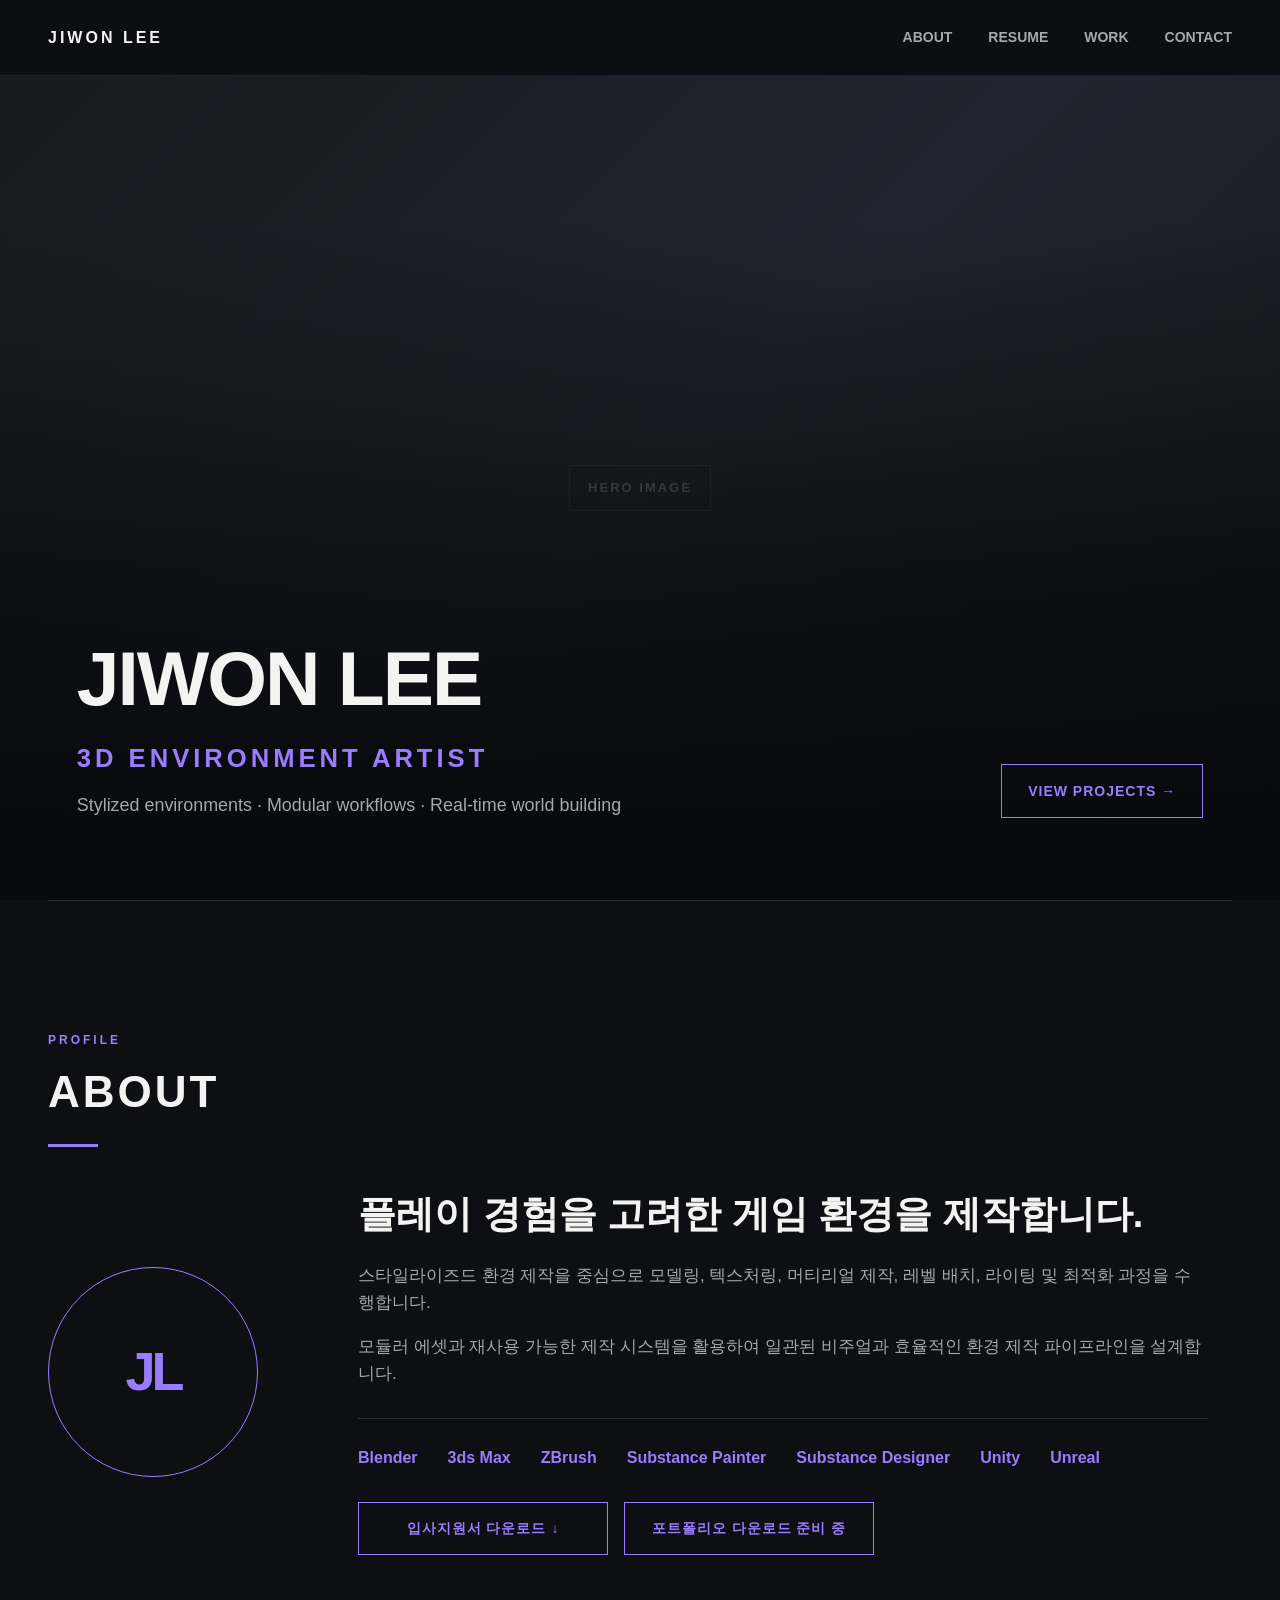
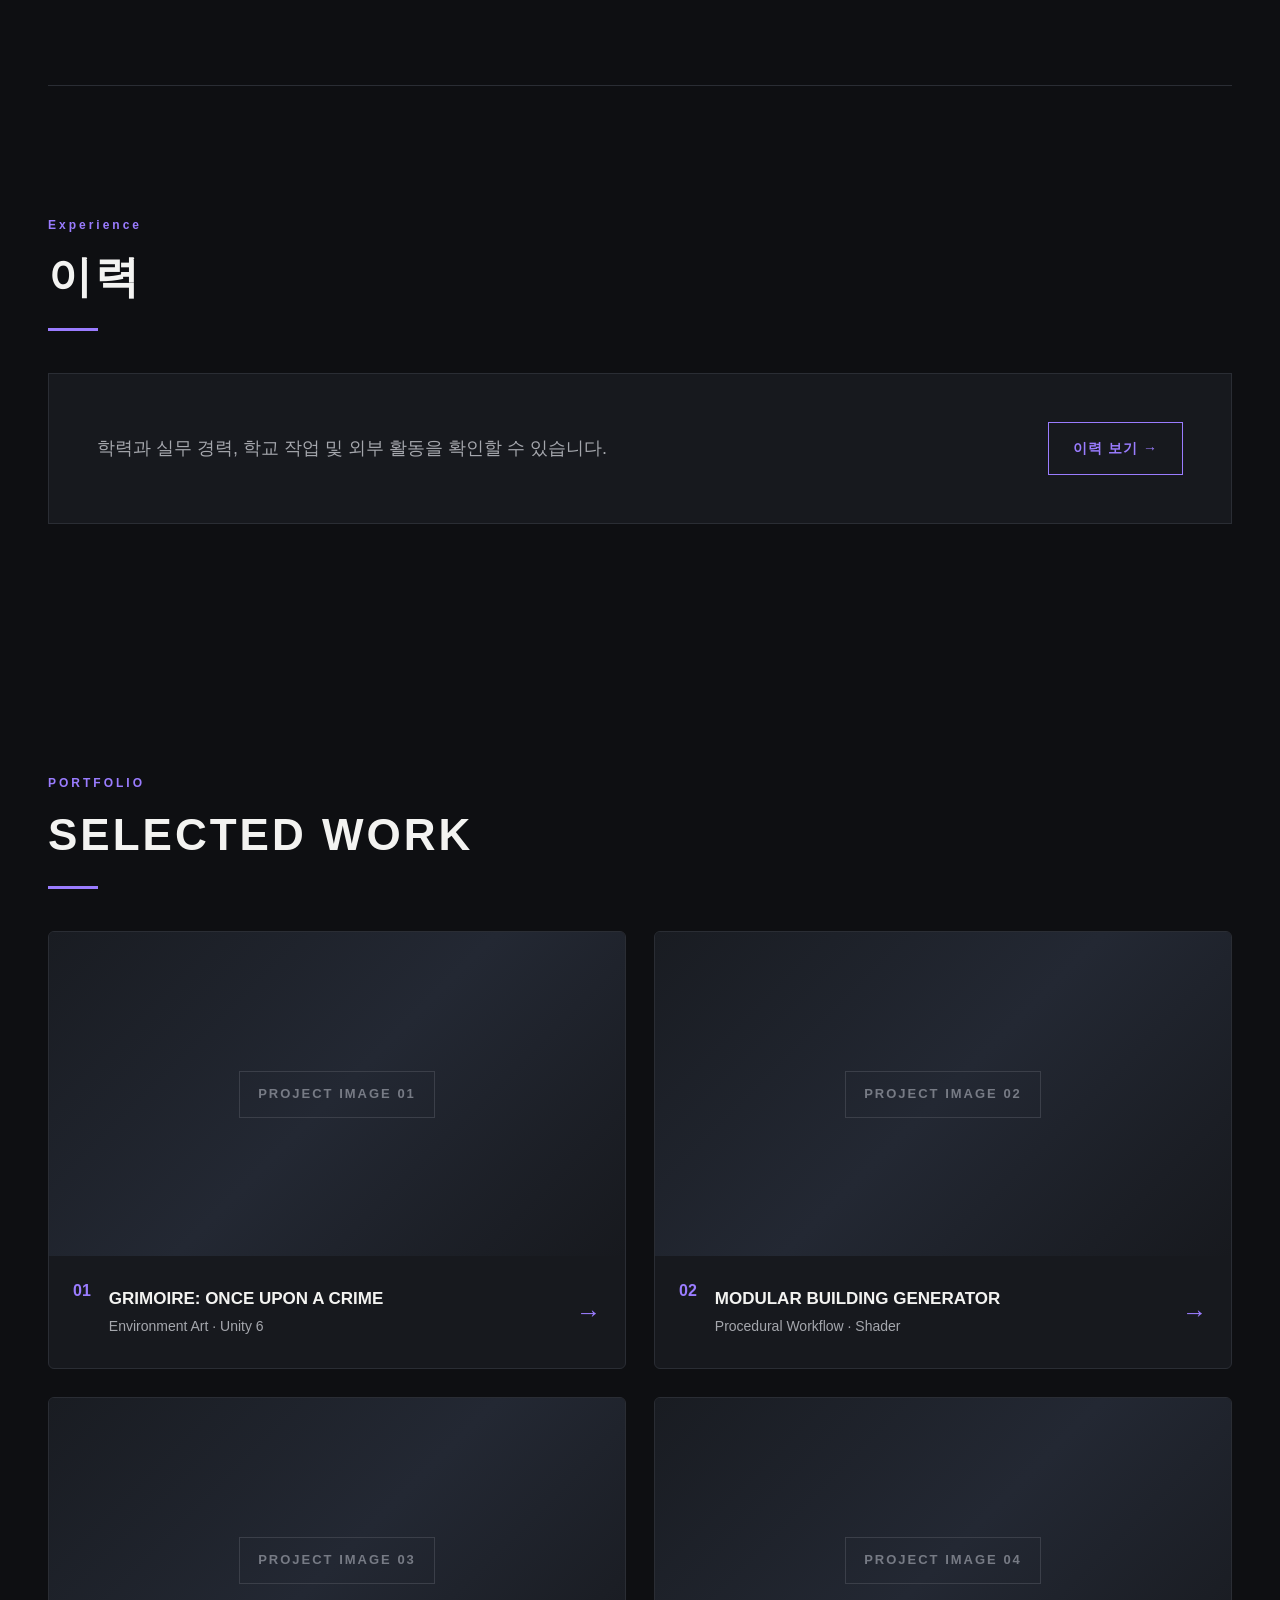
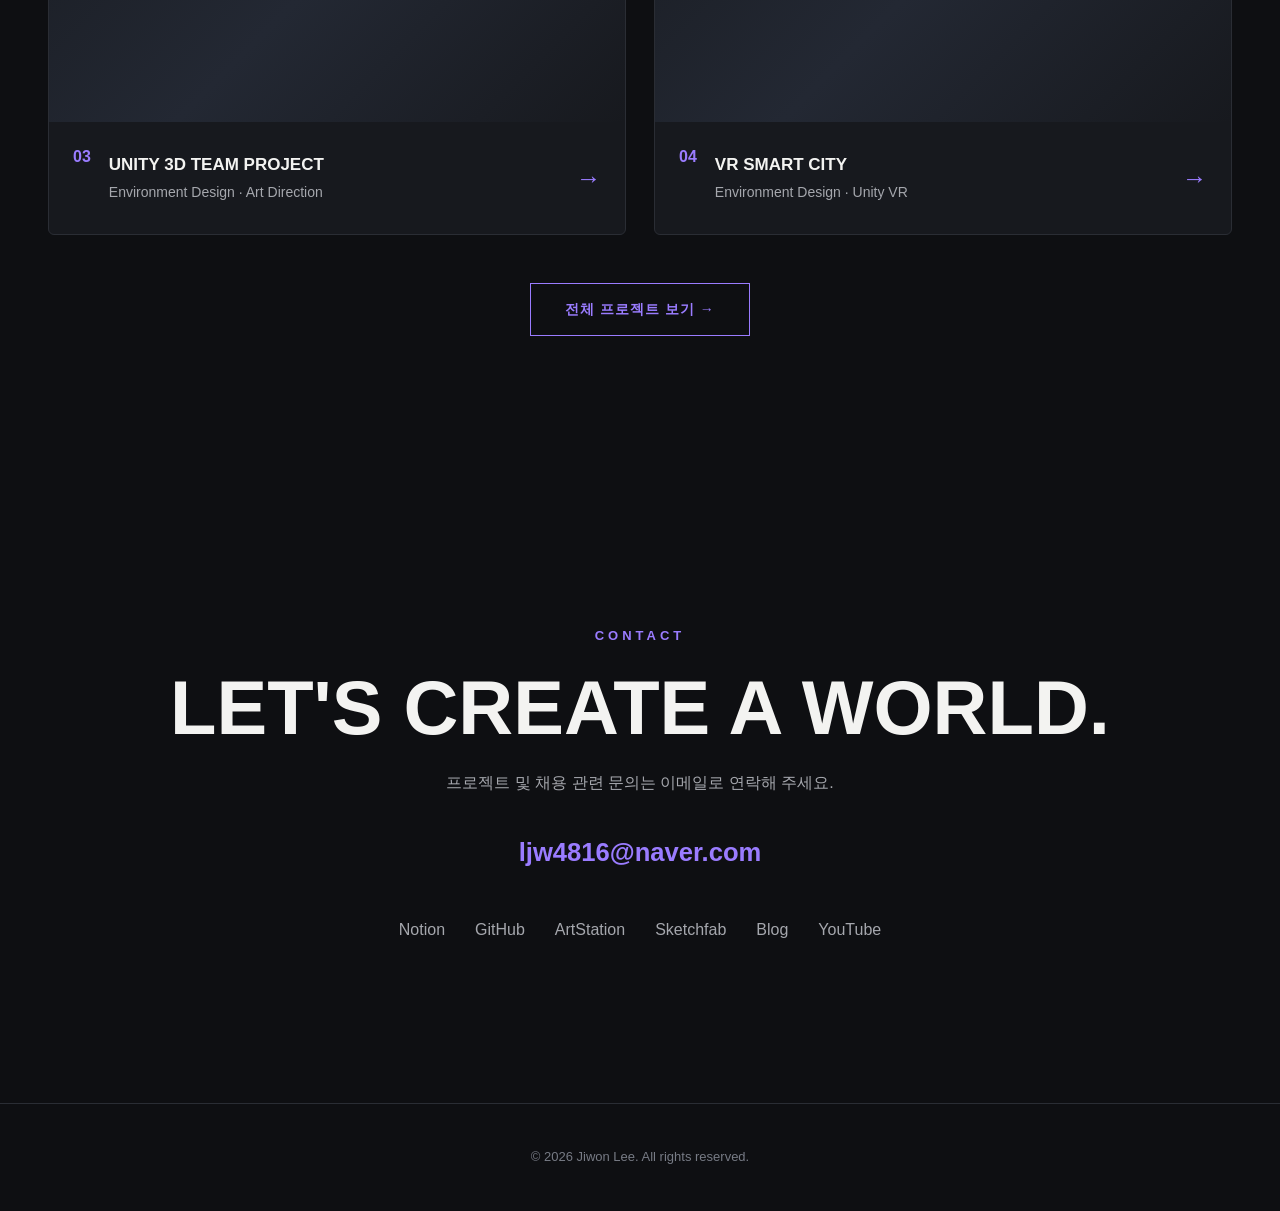
<file: index.html>
<!DOCTYPE html>
<html lang="ko">
<head>
    <meta charset="UTF-8">
    <meta name="viewport" content="width=device-width, initial-scale=1.0">

    <title>Jiwon Lee | 3D Environment Artist</title>

    <link rel="stylesheet" href="style.css">
</head>

<body>

<header class="site-header">
    <a class="logo" href="#home">JIWON LEE</a>

    <nav>
        <a href="#about">About</a>
        <a href="#resume">Resume</a>
        <a href="#projects">Work</a>
        <a href="#contact">Contact</a>
    </nav>
</header>

<main>

    <!-- 대표 영역 -->
    <section id="home" class="hero">

        <div class="hero-image placeholder-image">
            <span>HERO IMAGE</span>
        </div>

        <div class="hero-overlay"></div>

        <div class="hero-content">
            <p class="hero-name">JIWON LEE</p>

            <h1>3D ENVIRONMENT ARTIST</h1>

            <p class="hero-description">
                Stylized environments · Modular workflows · Real-time world building
            </p>
        </div>

        <a class="hero-button" href="#projects">
            VIEW PROJECTS →
        </a>

    </section>

    <!-- 소개 -->
    <section id="about" class="about section">

        <div class="section-heading">
            <p>PROFILE</p>
            <h2>ABOUT</h2>
        </div>

        <div class="about-content">

            <div class="about-symbol">
                JL
            </div>

            <div class="about-text">
                <h3>플레이 경험을 고려한 게임 환경을 제작합니다.</h3>

                <p>
                    스타일라이즈드 환경 제작을 중심으로 모델링, 텍스처링,
                    머티리얼 제작, 레벨 배치, 라이팅 및 최적화 과정을 수행합니다.
                </p>

                <p>
                    모듈러 에셋과 재사용 가능한 제작 시스템을 활용하여
                    일관된 비주얼과 효율적인 환경 제작 파이프라인을 설계합니다.
                </p>

                <ul class="skill-list">
                    <li>Blender</li>
                    <li>3ds Max</li>
                    <li>ZBrush</li>
                    <li>Substance Painter</li>
                    <li>Substance Designer</li>
                    <li>Unity</li>
                    <li>Unreal</li>
                </ul>

               <div class="document-downloads">

    <a
        class="outline-button"
        href="documents/이지원_게임배경모델러_입사지원서.pdf"
        download
    >
        입사지원서 다운로드 ↓
    </a>

    <span class="outline-button document-download-disabled">
        포트폴리오 다운로드 준비 중
    </span>

</div>
            </div>

        </div>
    </section>


     <!-- 이력 -->
    <section id="resume" class="resume section">
    
        <div class="section-heading">
            <p>Experience</p>
            <h2>이력</h2>
        </div>
    
        <div class="resume-box">
    
            <p>
                학력과 실무 경력, 학교 작업 및 외부 활동을 확인할 수 있습니다.
            </p>
    
            <a class="outline-button" href="resume.html">
                이력 보기 →
            </a>
    
        </div>
    
    </section>

    <!-- 대표 프로젝트 -->
<section id="projects" class="projects section">

    <div class="section-heading">
        <p>PORTFOLIO</p>
        <h2>SELECTED WORK</h2>
    </div>

    <!-- 대표 프로젝트가 자동으로 들어가는 영역 -->
    <div
        class="project-grid"
        data-project-list="featured"
    ></div>

    <!-- 전체 프로젝트 페이지 이동 버튼 -->
    <div class="project-list-action">

        <a
            class="outline-button"
            href="work.html"
        >
            전체 프로젝트 보기 →
        </a>

    </div>

</section>


    <!-- 연락처 -->
    <section id="contact" class="contact section">

        <p class="contact-label">CONTACT</p>

        <h2>LET'S CREATE A WORLD.</h2>

        <p>
            프로젝트 및 채용 관련 문의는 이메일로 연락해 주세요.
        </p>

        <a
    class="email-link"
    href="mailto:ljw4816@naver.com"
>
    ljw4816@naver.com
</a>

       <div class="social-links">

    <a
        href="https://leejiwon.notion.site/3b110d86fdd580a982d1da7cafaaef46?v=3b110d86fdd58021b322000c36af272a&source=copy_link"
        target="_blank"
        rel="noopener noreferrer"
    >
        Notion
    </a>

    <a
        href="https://github.com/JiwonEnv"
        target="_blank"
        rel="noopener noreferrer"
    >
        GitHub
    </a>

    <a
        href="https://www.artstation.com/leejiwon_karts"
        target="_blank"
        rel="noopener noreferrer"
    >
        ArtStation
    </a>

    <a
        href="https://sketchfab.com/leejiwon"
        target="_blank"
        rel="noopener noreferrer"
    >
        Sketchfab
    </a>

    <a
        href="https://blog.naver.com/ljw4816"
        target="_blank"
        rel="noopener noreferrer"
    >
        Blog
    </a>

    <a
        href="https://www.youtube.com/@GameEnv_Jiwon"
        target="_blank"
        rel="noopener noreferrer"
    >
        YouTube
    </a>

</div>

    </section>

</main>


<footer>
    <p>© 2026 Jiwon Lee. All rights reserved.</p>
</footer>

<script src="projects-data.js"></script>
<script src="projects.js"></script>

</body>
</html>
</file>
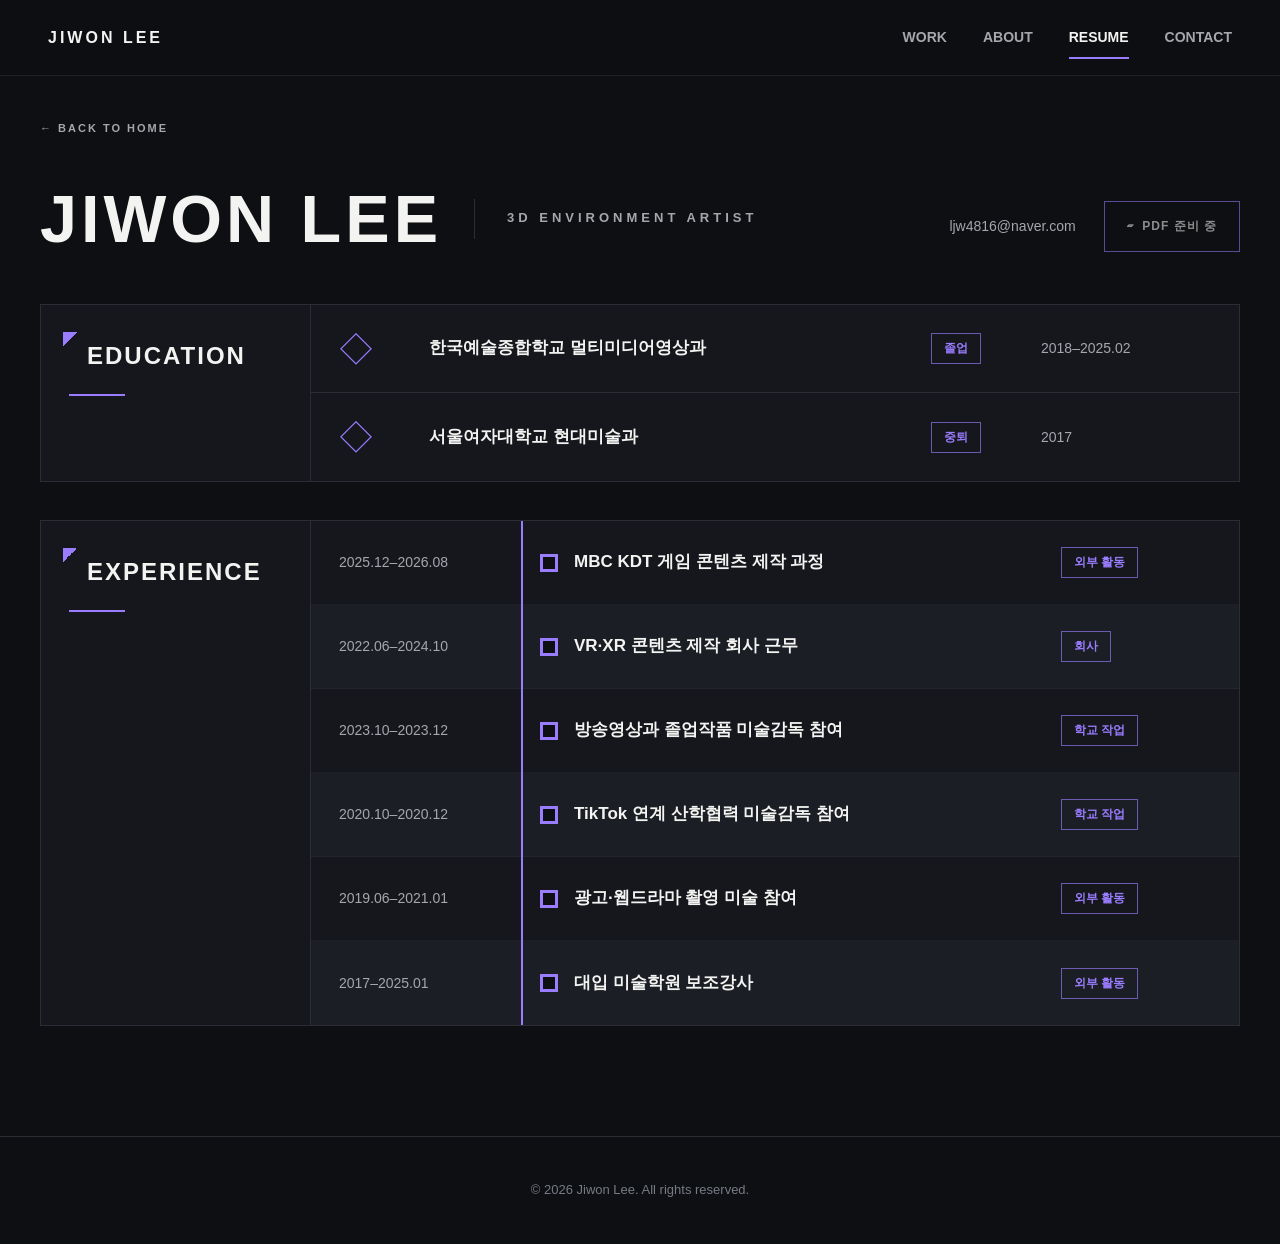
<file: resume.html>
<!DOCTYPE html>
<html lang="ko">

<head>
    <meta charset="UTF-8">
    <meta name="viewport" content="width=device-width, initial-scale=1.0">

    <title>Resume | Jiwon Lee</title>

    <link rel="stylesheet" href="style.css">
    <link rel="stylesheet" href="projects/resume.css">
</head>

<body class="resume-page">

    <header class="site-header">
        <a class="logo" href="index.html">JIWON LEE</a>

        <nav>
            <a href="index.html#projects">Work</a>
            <a href="index.html#about">About</a>
            <a class="active" href="resume.html">Resume</a>
            <a href="index.html#contact">Contact</a>
        </nav>
    </header>


    <main class="resume-main">

        <!-- 상단 프로필 -->
        <section class="resume-hero">

            <a class="resume-back-link" href="index.html">
                ← BACK TO HOME
            </a>

            <div class="resume-identity">
                <h1>JIWON LEE</h1>

                <i></i>

                <p>3D ENVIRONMENT ARTIST</p>
            </div>

            <div class="resume-actions">

                <a href="mailto:ljw4816@naver.com">
                    ljw4816@naver.com
                </a>

                <span>
                    ▱&nbsp; PDF 준비 중
                </span>

            </div>

        </section>


        <!-- 학력 -->
        <section class="info-section">

            <header class="info-title">
                <b></b>
                <h2>EDUCATION</h2>
            </header>

            <div class="education-list">

                <article class="education-row">

                    <span class="edu-icon">◇</span>

                    <h3>
                        한국예술종합학교 멀티미디어영상과
                    </h3>

                    <em>졸업</em>

                    <time>2018–2025.02</time>

                </article>


                <article class="education-row">

                    <span class="edu-icon">◇</span>

                    <h3>
                        서울여자대학교 현대미술과
                    </h3>

                    <em>중퇴</em>

                    <time>2017</time>

                </article>

            </div>

        </section>


        <!-- 경력 -->
        <section class="info-section">

            <header class="info-title">
                <b></b>
                <h2>EXPERIENCE</h2>
            </header>

            <div class="timeline-list">

                <article class="timeline-row">

                    <time>2025.12–2026.08</time>

                    <i></i>

                    <h3>
                        MBC KDT 게임 콘텐츠 제작 과정
                    </h3>

                    <em>외부 활동</em>

                </article>


                <article class="timeline-row">

                    <time>2022.06–2024.10</time>

                    <i></i>

                    <h3>
                        VR·XR 콘텐츠 제작 회사 근무
                    </h3>

                    <em>회사</em>

                </article>


                <article class="timeline-row">

                    <time>2023.10–2023.12</time>

                    <i></i>

                    <h3>
                        방송영상과 졸업작품 미술감독 참여
                    </h3>

                    <em>학교 작업</em>

                </article>


                <article class="timeline-row">

                    <time>2020.10–2020.12</time>

                    <i></i>

                    <h3>
                        TikTok 연계 산학협력 미술감독 참여
                    </h3>

                    <em>학교 작업</em>

                </article>


                <article class="timeline-row">

                    <time>2019.06–2021.01</time>

                    <i></i>

                    <h3>
                        광고·웹드라마 촬영 미술 참여
                    </h3>

                    <em>외부 활동</em>

                </article>


                <article class="timeline-row">

                    <time>2017–2025.01</time>

                    <i></i>

                    <h3>
                        대입 미술학원 보조강사
                    </h3>

                    <em>외부 활동</em>

                </article>

            </div>

        </section>

    </main>


    <footer>
        <p>© 2026 Jiwon Lee. All rights reserved.</p>
    </footer>

</body>

</html>
</file>
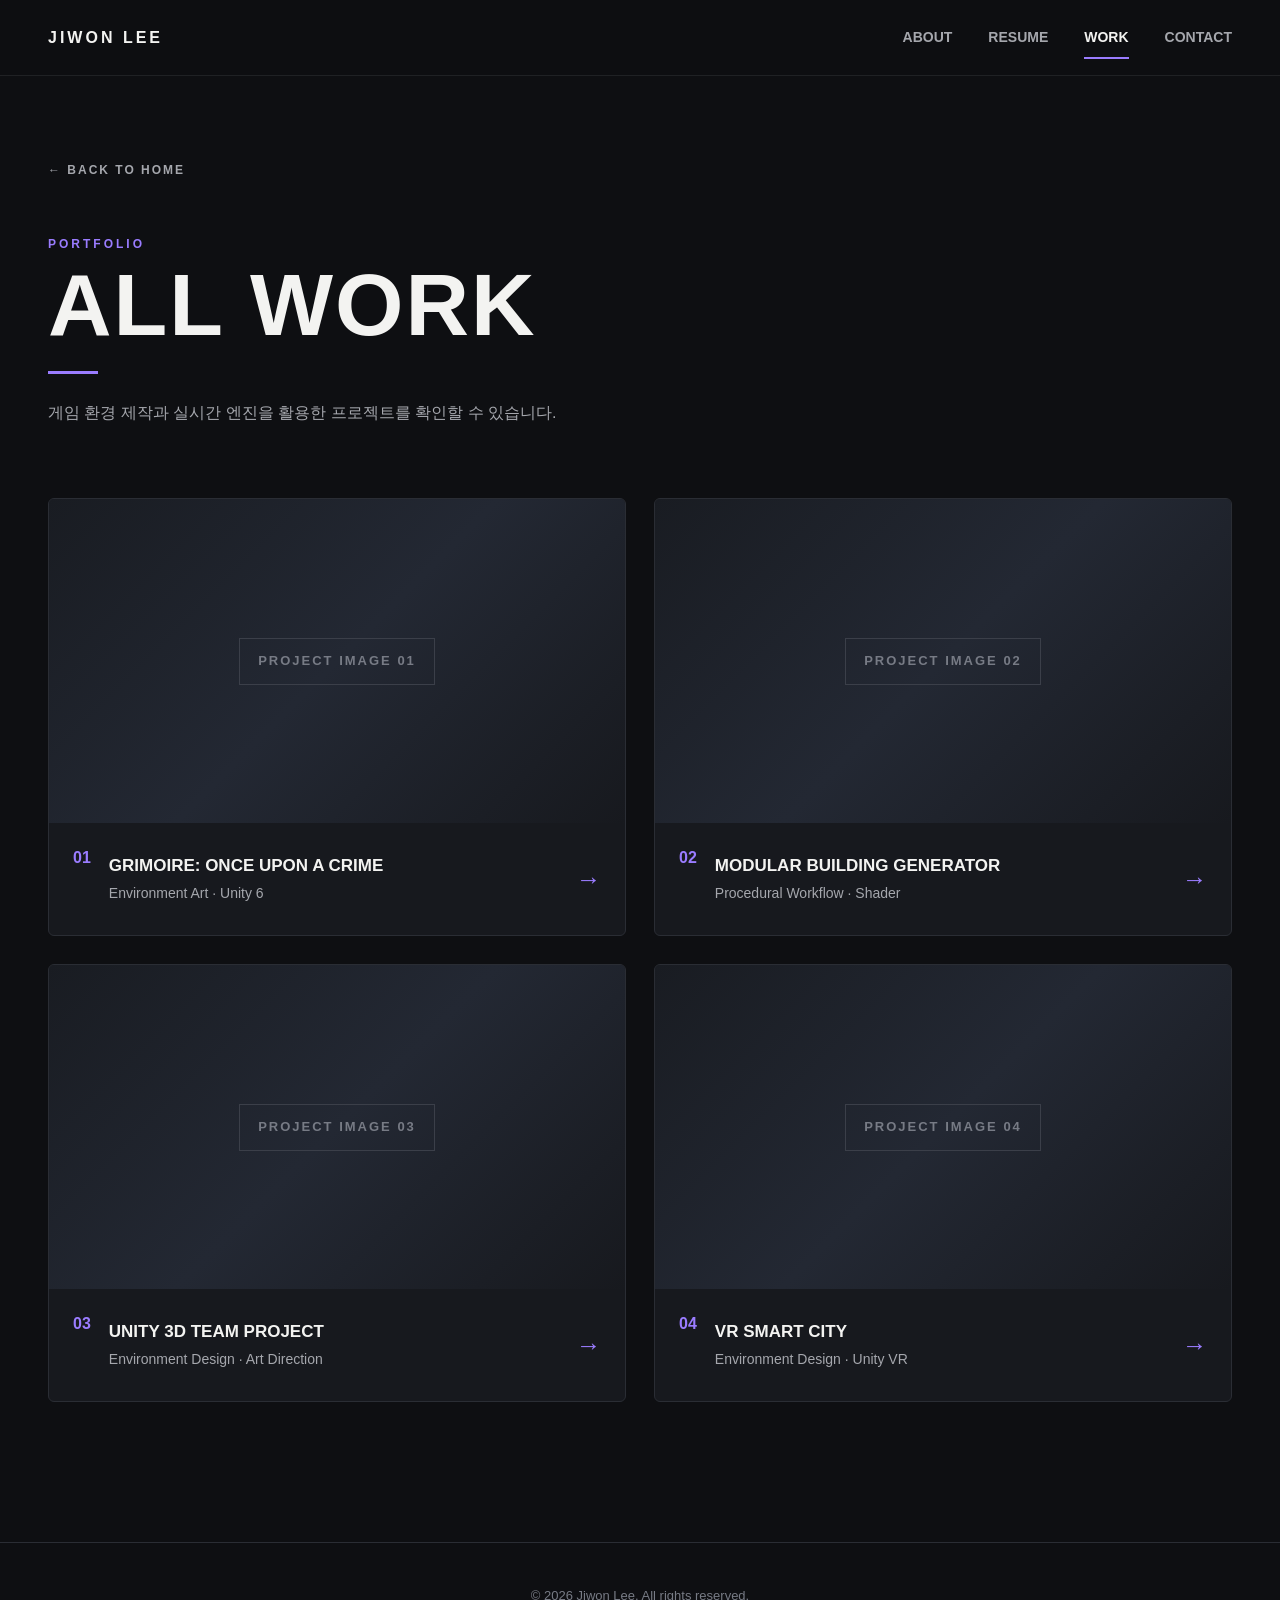
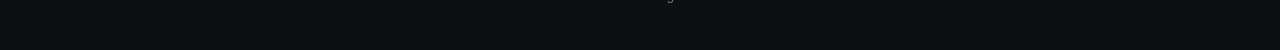
<file: work.html>
<!DOCTYPE html>
<html lang="ko">

<head>
    <meta charset="UTF-8">

    <meta
        name="viewport"
        content="width=device-width, initial-scale=1.0"
    >

    <title>All Work | Jiwon Lee</title>

    <link rel="stylesheet" href="style.css">
</head>


<body class="work-page">

    <!-- 상단 메뉴 -->
    <header class="site-header">

        <a class="logo" href="index.html">
            JIWON LEE
        </a>

        <nav>
            <a href="index.html#about">About</a>
            <a href="index.html#resume">Resume</a>
            <a class="active" href="work.html">Work</a>
            <a href="index.html#contact">Contact</a>
        </nav>

    </header>


    <main class="work-main">

        <!-- 전체 프로젝트 상단 -->
        <section class="work-header">

            <a
                class="work-back-link"
                href="index.html#projects"
            >
                ← BACK TO HOME
            </a>

            <div class="section-heading">
                <p>PORTFOLIO</p>
                <h1>ALL WORK</h1>
            </div>

            <p class="work-description">
                게임 환경 제작과 실시간 엔진을 활용한
                프로젝트를 확인할 수 있습니다.
            </p>

        </section>


        <!-- 전체 프로젝트 목록 -->
        <section class="all-projects">

            <div
                class="project-grid"
                data-project-list="all"
            ></div>

        </section>

    </main>


    <footer>
        <p>© 2026 Jiwon Lee. All rights reserved.</p>
    </footer>


    <!-- 프로젝트 데이터와 자동 생성 기능 -->
    <script src="projects-data.js"></script>
    <script src="projects.js"></script>

</body>

</html>
</file>
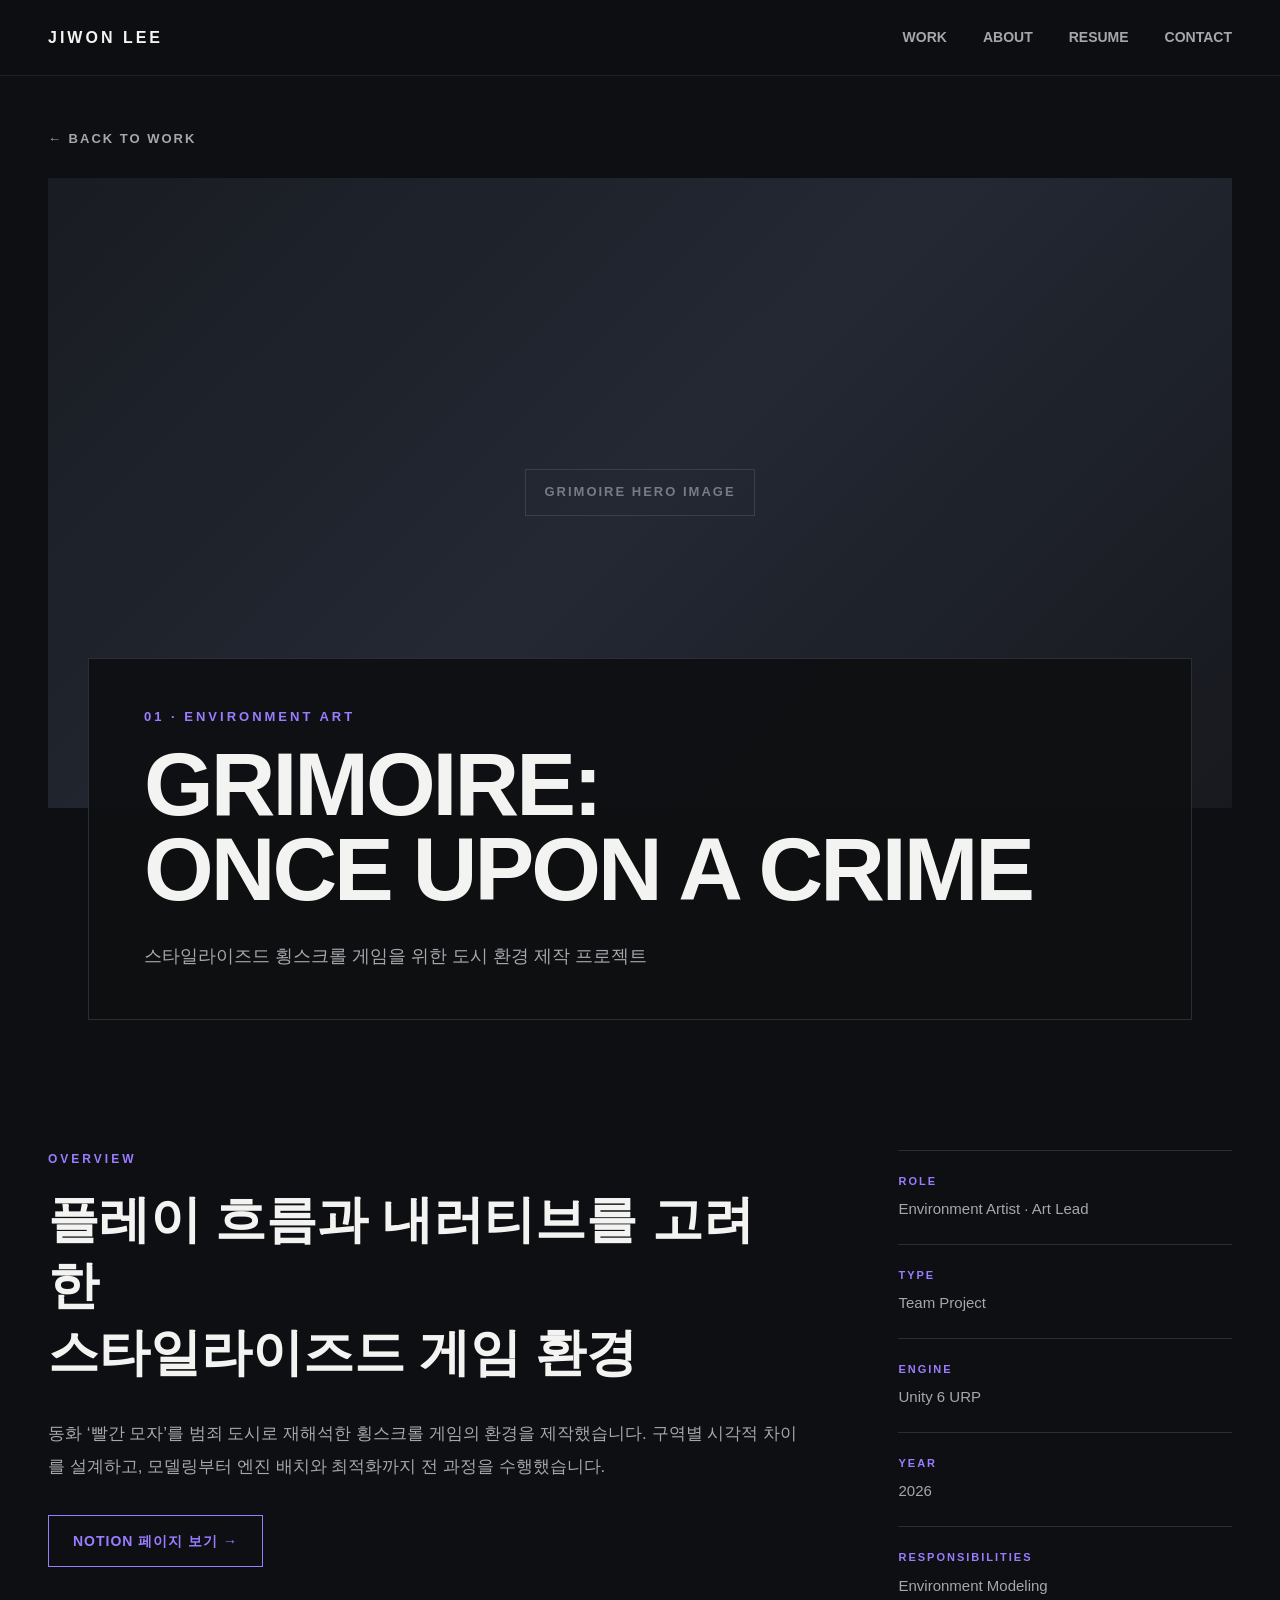
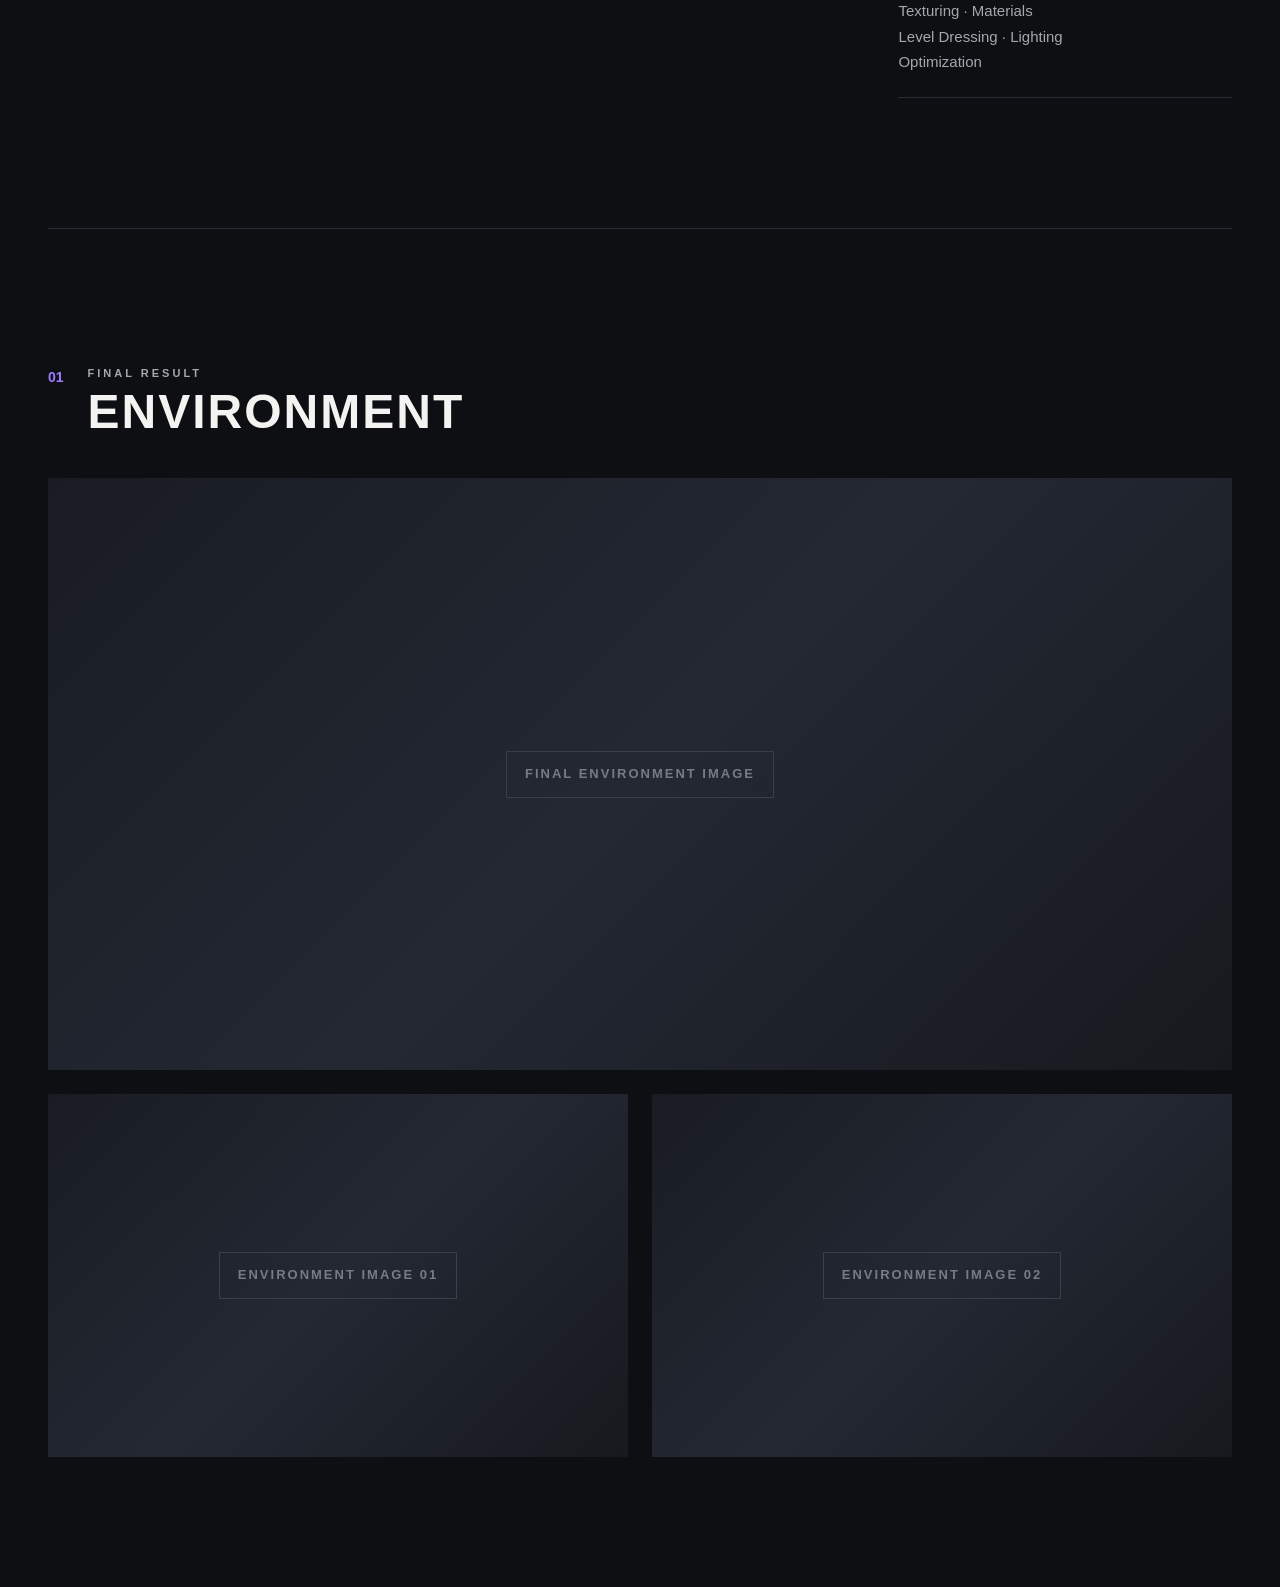
<file: projects/grimoire.html>
<!DOCTYPE html>
<html lang="ko">
<head>
    <meta charset="UTF-8">
    <meta name="viewport" content="width=device-width, initial-scale=1.0">

    <title>Grimoire | Jiwon Lee</title>

    <link rel="stylesheet" href="../style.css">
    <link rel="stylesheet" href="../project.css">
</head>

<body class="project-page">

<header class="site-header">
    <a class="logo" href="../index.html">JIWON LEE</a>

    <nav>
        <a href="../index.html#projects">Work</a>
        <a href="../index.html#about">About</a>
        <a href="../index.html#resume">Resume</a>
        <a href="../index.html#contact">Contact</a>
    </nav>
</header>

<main>

    <!-- 프로젝트 대표 영역 -->
    <section class="project-hero">

        <a class="back-link" href="../index.html#projects">
            ← BACK TO WORK
        </a>

        <div class="project-hero-image placeholder-image">
            <span>GRIMOIRE HERO IMAGE</span>
        </div>

        <div class="project-title">
            <p>01 · ENVIRONMENT ART</p>

            <h1>GRIMOIRE:<br>ONCE UPON A CRIME</h1>

            <p class="project-summary">
                스타일라이즈드 횡스크롤 게임을 위한 도시 환경 제작 프로젝트
            </p>
        </div>

    </section>


    <!-- 기본 정보 -->
    <section class="project-overview project-section">

        <div class="project-introduction">
            <p class="project-label">OVERVIEW</p>

            <h2>
                플레이 흐름과 내러티브를 고려한<br>
                스타일라이즈드 게임 환경
            </h2>

      <p class="project-description">
    동화 ‘빨간 모자’를 범죄 도시로 재해석한 횡스크롤 게임의
    환경을 제작했습니다. 구역별 시각적 차이를 설계하고,
    모델링부터 엔진 배치와 최적화까지 전 과정을 수행했습니다.
</p>

<a
    class="outline-button project-notion-button"
    href="https://app.notion.com/p/leejiwon/Unity-3D-3D-3b110d86fdd580beb48dfb734d112f3a#3ba10d86fdd58067bb8df2f7c8cd4285"
    target="_blank"
    rel="noopener noreferrer"
>
    NOTION 페이지 보기 →
</a>
        </div>

        <dl class="project-meta">
            <div>
                <dt>ROLE</dt>
                <dd>Environment Artist · Art Lead</dd>
            </div>

            <div>
                <dt>TYPE</dt>
                <dd>Team Project</dd>
            </div>

            <div>
                <dt>ENGINE</dt>
                <dd>Unity 6 URP</dd>
            </div>

            <div>
                <dt>YEAR</dt>
                <dd>2026</dd>
            </div>

            <div>
                <dt>RESPONSIBILITIES</dt>
                <dd>
                    Environment Modeling<br>
                    Texturing · Materials<br>
                    Level Dressing · Lighting<br>
                    Optimization
                </dd>
            </div>
        </dl>

    </section>


    <!-- 최종 결과 -->
    <section class="project-section">

        <div class="project-section-heading">
            <p>01</p>

            <div>
                <span>FINAL RESULT</span>
                <h2>ENVIRONMENT</h2>
            </div>
        </div>

        <div class="wide-placeholder placeholder-image">
            <span>FINAL ENVIRONMENT IMAGE</span>
        </div>

        <div class="project-image-grid">
            <div class="placeholder-image">
                <span>ENVIRONMENT IMAGE 01</span>
            </div>

            <div class="placeholder-image">
                <span>ENVIRONMENT IMAGE 02</span>
            </div>
        </div>

    </section
</file>
<file: style.css>
/* ================================
   기본 설정
================================ */

:root {
    --background: #0e0f12;
    --surface: #17191e;
    --surface-light: #1d2026;
    --text-primary: #f3f3f1;
    --text-secondary: #a5a7ad;
    --line: #2a2d34;
    --accent: #9a7cff;
}

* {
    box-sizing: border-box;
}

html {
    scroll-behavior: smooth;
}

body {
    margin: 0;
    background-color: var(--background);
    color: var(--text-primary);
    font-family: "Pretendard", "Noto Sans KR", Arial, sans-serif;
    line-height: 1.6;
}

a {
    color: inherit;
    text-decoration: none;
}

img {
    display: block;
    width: 100%;
}

.section {
    width: min(1400px, calc(100% - 96px));
    margin: 0 auto;
    padding: 130px 0;
}


/* ================================
   상단 메뉴
================================ */

.site-header {
    position: fixed;
    top: 0;
    left: 0;
    z-index: 1000;

    display: flex;
    align-items: center;
    justify-content: space-between;

    width: 100%;
    height: 76px;
    padding: 0 48px;

    background-color: rgba(14, 15, 18, 0.92);
    border-bottom: 1px solid rgba(255, 255, 255, 0.08);
    backdrop-filter: blur(12px);
}

.logo {
    font-size: 16px;
    font-weight: 800;
    letter-spacing: 3px;
}

nav {
    display: flex;
    gap: 36px;
}

nav a {
    position: relative;
    color: var(--text-secondary);
    font-size: 14px;
    font-weight: 600;
    text-transform: uppercase;
    transition: color 0.2s ease;
}

nav a:hover {
    color: var(--text-primary);
}

nav a::after {
    position: absolute;
    bottom: -10px;
    left: 0;

    width: 0;
    height: 2px;

    background-color: var(--accent);
    content: "";
    transition: width 0.2s ease;
}

nav a:hover::after {
    width: 100%;
}


/* ================================
   Hero
================================ */

.hero {
    position: relative;
    display: flex;
    align-items: flex-end;

    min-height: 100vh;
    padding: 150px 6% 80px;
    overflow: hidden;
}

.hero-image {
    position: absolute;
    inset: 76px 0 0;
}

.hero-overlay {
    position: absolute;
    inset: 0;

    background:
        linear-gradient(
            to top,
            rgba(8, 9, 12, 1) 5%,
            rgba(8, 9, 12, 0.72) 38%,
            rgba(8, 9, 12, 0.12) 75%
        );
}

.hero-content {
    position: relative;
    z-index: 2;
    max-width: 850px;
}

.hero-name {
    margin: 0 0 8px;
    font-size: clamp(42px, 6vw, 82px);
    font-weight: 800;
    line-height: 1;
    letter-spacing: -2px;
}

.hero h1 {
    margin: 22px 0 12px;
    color: var(--accent);
    font-size: clamp(18px, 2vw, 28px);
    font-weight: 600;
    letter-spacing: 4px;
}

.hero-description {
    margin: 0;
    color: var(--text-secondary);
    font-size: clamp(15px, 1.4vw, 19px);
}

.hero-button {
    position: absolute;
    right: 6%;
    bottom: 82px;
    z-index: 2;

    padding: 15px 26px;
    color: var(--accent);
    border: 1px solid var(--accent);

    font-size: 14px;
    font-weight: 700;
    letter-spacing: 1px;
    transition:
        color 0.2s ease,
        background-color 0.2s ease;
}

.hero-button:hover {
    color: #101114;
    background-color: var(--accent);
}


/* ================================
   임시 이미지 영역
================================ */

.placeholder-image {
    display: flex;
    align-items: center;
    justify-content: center;

    color: #777b85;
    background:
        linear-gradient(
            135deg,
            #191c22 0%,
            #232833 50%,
            #17191e 100%
        );
}

.placeholder-image span {
    padding: 12px 18px;
    border: 1px solid #3b3f49;

    font-size: 13px;
    font-weight: 700;
    letter-spacing: 2px;
}


/* ================================
   섹션 제목
================================ */

.section-heading {
    margin-bottom: 42px;
}

.section-heading p {
    margin: 0 0 7px;
    color: var(--accent);

    font-size: 12px;
    font-weight: 700;
    letter-spacing: 3px;
}

.section-heading h2 {
    margin: 0;
    font-size: clamp(28px, 4vw, 44px);
    letter-spacing: 3px;
}

.section-heading h2::after {
    display: block;

    width: 50px;
    height: 3px;
    margin-top: 16px;

    background-color: var(--accent);
    content: "";
}


/* ================================
   프로젝트
================================ */

.projects {
    padding-top: 120px;
}

.project-grid {
    display: grid;
    grid-template-columns: repeat(2, minmax(0, 1fr));
    gap: 28px;
}

.project-card {
    overflow: hidden;
    background-color: var(--surface);
    border: 1px solid var(--line);
    border-radius: 6px;

    transition:
        transform 0.25s ease,
        border-color 0.25s ease;
}

.project-card:hover {
    transform: translateY(-6px);
    border-color: var(--accent);
}

.project-image {
    width: 100%;
    aspect-ratio: 16 / 9;
    overflow: hidden;
}

.project-image img {
    width: 100%;
    height: 100%;
    object-fit: cover;

    transition: transform 0.35s ease;
}

.project-card:hover .project-image img {
    transform: scale(1.03);
}

.project-info {
    display: grid;
    grid-template-columns: auto 1fr auto;
    align-items: center;
    gap: 18px;

    min-height: 112px;
    padding: 22px 24px;
}

.project-number {
    align-self: start;
    color: var(--accent);
    font-weight: 800;
}

.project-info h3 {
    margin: 0 0 4px;
    font-size: 17px;
    line-height: 1.4;
}

.project-info p {
    margin: 0;
    color: var(--text-secondary);
    font-size: 14px;
}

.project-arrow {
    color: var(--accent);
    font-size: 25px;
}


/* ================================
   About
================================ */

.about {
    border-top: 1px solid var(--line);
}

.about-content {
    display: grid;
    grid-template-columns: 240px 1fr;
    align-items: center;
    gap: 70px;
}

.about-symbol {
    display: flex;
    align-items: center;
    justify-content: center;

    width: 210px;
    aspect-ratio: 1;
    color: var(--accent);
    border: 1px solid var(--accent);
    border-radius: 50%;

    font-size: 54px;
    font-weight: 800;
    letter-spacing: -4px;
}

.about-text {
    max-width: 850px;
}

.about-text h3 {
    margin: 0 0 22px;
    font-size: clamp(24px, 3vw, 38px);
    line-height: 1.35;
}

.about-text p {
    color: var(--text-secondary);
    font-size: 17px;
}

.skill-list {
    display: flex;
    flex-wrap: wrap;
    gap: 12px 30px;

    margin: 30px 0 0;
    padding: 26px 0 0;
    border-top: 1px solid var(--line);
    list-style: none;
}

.skill-list li {
    color: var(--accent);
    font-weight: 700;
}

.document-downloads {
    display: flex;
    flex-wrap: wrap;
    gap: 16px;
    margin-top: 32px;
}

.document-downloads .outline-button {
    display: inline-flex;
    align-items: center;
    justify-content: center;
    min-width: 250px;
    text-align: center;
}

.document-download-disabled {
    color: var(--text-secondary);
    border-color: var(--line);
    cursor: not-allowed;
}


/* ================================
   Resume
================================ */

.resume {
    border-top: 1px solid var(--line);
}

.resume-box {
    display: flex;
    align-items: center;
    justify-content: space-between;
    gap: 40px;

    padding: 48px;
    background-color: var(--surface);
    border: 1px solid var(--line);
}

.resume-box p {
    margin: 0;
    color: var(--text-secondary);
    font-size: 18px;
}

.outline-button {
    flex-shrink: 0;
    padding: 14px 24px;
    color: var(--accent);
    border: 1px solid var(--accent);

    font-size: 14px;
    font-weight: 700;
    letter-spacing: 1px;
}

.outline-button:hover {
    color: var(--background);
    background-color: var(--accent);
}


/* ================================
   Contact
================================ */

.contact {
    padding-top: 160px;
    padding-bottom: 160px;
    text-align: center;
}

.contact-label {
    margin: 0;
    color: var(--accent);

    font-size: 13px;
    font-weight: 700;
    letter-spacing: 4px;
}

.contact h2 {
    margin: 20px 0;
    font-size: clamp(36px, 6vw, 76px);
    line-height: 1.1;
}

.contact > p:not(.contact-label) {
    color: var(--text-secondary);
}

.email-link {
    display: inline-block;
    margin-top: 20px;

    color: var(--accent);
    font-size: clamp(18px, 2vw, 26px);
    font-weight: 700;
}

.social-links {
    display: flex;
    justify-content: center;
    gap: 30px;

    margin-top: 45px;
}

.social-links a {
    color: var(--text-secondary);
}

.social-links a:hover {
    color: var(--text-primary);
}


/* ================================
   Footer
================================ */

footer {
    padding: 30px 48px;
    color: #777b85;
    border-top: 1px solid var(--line);

    font-size: 13px;
    text-align: center;
}


/* ================================
   태블릿 · 모바일
================================ */

@media (max-width: 900px) {
    .section {
        width: min(100% - 48px, 1400px);
        padding: 90px 0;
    }

    .site-header {
        height: 68px;
        padding: 0 24px;
    }

    nav {
        gap: 20px;
    }

    .hero {
        min-height: 820px;
        padding: 130px 24px 100px;
    }

    .hero-image {
        inset: 68px 0 0;
    }

    .hero-button {
        right: auto;
        bottom: 40px;
        left: 24px;
    }

    .project-grid {
        grid-template-columns: 1fr;
    }

    .about-content {
        grid-template-columns: 1fr;
        gap: 40px;
    }

    .about-symbol {
        width: 150px;
    }

    .resume-box {
        align-items: flex-start;
        flex-direction: column;
    }
}

@media (max-width: 620px) {
    .logo {
        font-size: 13px;
        letter-spacing: 2px;
    }

    nav a {
        display: none;
    }

    nav a:first-child,
    nav a:last-child {
        display: block;
    }

    .hero-name {
        letter-spacing: -1px;
    }

    .hero h1 {
        letter-spacing: 2px;
    }

    .project-info {
        grid-template-columns: auto 1fr;
    }

    .project-arrow {
        display: none;
    }

    .resume-box {
        padding: 30px 24px;
    }

    .document-downloads {
        flex-direction: column;
        gap: 14px;
    }

    .document-downloads .outline-button {
        width: 100%;
    }

    .social-links {
        flex-wrap: wrap;
    }
}

/* ================================
   전체 프로젝트 보기 버튼
================================ */

.project-list-action {
    display: flex;
    justify-content: center;

    margin-top: 48px;
}

.project-list-action .outline-button {
    min-width: 220px;

    text-align: center;
}


/* ================================
   전체 프로젝트 페이지
================================ */

.work-page {
    background-color: var(--background);
}

.work-main {
    width: min(1400px, calc(100% - 96px));
    margin: 0 auto;

    padding: 76px 0 120px;
}

.work-header {
    padding: 80px 0 70px;
}

.work-back-link {
    display: inline-block;

    margin-bottom: 55px;

    color: var(--text-secondary);

    font-size: 12px;
    font-weight: 700;
    letter-spacing: 2px;

    transition: color 0.2s ease;
}

.work-back-link:hover {
    color: var(--accent);
}

.work-header .section-heading {
    margin-bottom: 25px;
}

.work-header .section-heading h1 {
    margin: 0;

    color: var(--text-primary);

    font-size: clamp(42px, 7vw, 88px);
    line-height: 1;
    letter-spacing: 2px;
}

.work-header .section-heading h1::after {
    display: block;

    width: 50px;
    height: 3px;
    margin-top: 22px;

    background-color: var(--accent);

    content: "";
}

.work-description {
    max-width: 620px;
    margin: 0;

    color: var(--text-secondary);

    font-size: 16px;
    line-height: 1.8;
}

.all-projects {
    padding-bottom: 20px;
}


/* ================================
   현재 Work 메뉴 표시
================================ */

.site-header nav a.active {
    color: var(--text-primary);
}

.site-header nav a.active::after {
    width: 100%;
}


/* ================================
   전체 프로젝트 페이지 반응형
================================ */

@media (max-width: 900px) {

    .work-main {
        width: calc(100% - 48px);
    }

    .work-header {
        padding: 65px 0 55px;
    }

}


@media (max-width: 620px) {

    .work-main {
        width: calc(100% - 32px);
        padding-top: 68px;
    }

    .work-header {
        padding: 50px 0;
    }

    .work-back-link {
        margin-bottom: 40px;
    }

    .project-list-action {
        margin-top: 36px;
    }

    .project-list-action .outline-button {
        width: 100%;
    }

}
</file>
<file: projects/resume.css>
/* ================================
   이력서 전용 색상
================================ */

:root {
    --resume-panel: #15171c;
    --resume-panel-alternate: #1b1e24;
}


/* ================================
   기본 페이지
================================ */

.resume-page {
    background-color: var(--background);
}

.resume-main {
    width: min(1400px, calc(100% - 80px));
    margin: 0 auto;
    padding: 76px 0 72px;
}


/* ================================
   현재 메뉴 표시
================================ */

.site-header nav a.active {
    color: var(--text-primary);
}

.site-header nav a.active::after {
    width: 100%;
}


/* ================================
   상단 프로필
================================ */

.resume-hero {
    display: grid;
    grid-template-columns: minmax(0, 1fr) auto;
    align-items: end;
    gap: 48px;

    padding: 44px 0 52px;
}

.resume-back-link {
    grid-column: 1 / -1;

    width: fit-content;

    color: var(--text-secondary);

    font-size: 11px;
    font-weight: 700;
    letter-spacing: 2px;
}

.resume-back-link:hover {
    color: var(--accent);
}

.resume-identity {
    display: flex;
    align-items: center;
    gap: 32px;
}

.resume-identity h1 {
    margin: 0;

    color: var(--text-primary);

    font-size: clamp(42px, 5.2vw, 74px);
    line-height: 1;
    letter-spacing: 4px;
}

.resume-identity i {
    width: 1px;
    height: 40px;

    background-color: var(--line);
}

.resume-identity p {
    margin: 0;

    color: var(--text-secondary);

    font-size: 13px;
    font-style: normal;
    font-weight: 700;
    letter-spacing: 4px;
    white-space: nowrap;
}

.resume-actions {
    display: flex;
    align-items: center;
    gap: 28px;
}

.resume-actions a {
    color: var(--text-secondary);

    font-size: 14px;
}

.resume-actions a:hover {
    color: var(--text-primary);
}

.resume-actions span {
    padding: 15px 22px;

    color: var(--text-primary);
    border: 1px solid var(--accent);

    font-size: 12px;
    font-weight: 700;
    letter-spacing: 1px;

    cursor: default;
    opacity: 0.55;
}


/* ================================
   학력·경력 공통 틀
================================ */

.info-section {
    display: grid;
    grid-template-columns: 270px minmax(0, 1fr);

    margin-bottom: 38px;

    background-color: var(--resume-panel);
    border: 1px solid var(--line);
}

.info-title {
    position: relative;

    padding: 32px 28px;

    border-right: 1px solid var(--line);
}

.info-title b {
    position: absolute;
    top: 27px;
    left: 22px;

    width: 14px;
    height: 14px;

    background:
        linear-gradient(
            135deg,
            var(--accent) 0 50%,
            transparent 50%
        );
}

.info-title h2 {
    margin: 0;
    padding-left: 18px;

    color: var(--text-primary);

    font-size: 24px;
    letter-spacing: 2px;
}

.info-title::after {
    display: block;

    width: 56px;
    height: 2px;
    margin-top: 18px;

    background-color: var(--accent);

    content: "";
}


/* ================================
   학력
================================ */

.education-row {
    display: grid;
    grid-template-columns:
        90px
        minmax(0, 1fr)
        110px
        170px;
    align-items: center;

    min-height: 88px;
    padding: 0 28px;

    border-bottom: 1px solid var(--line);
}

.education-row:last-child {
    border-bottom: 0;
}

.edu-icon {
    color: var(--accent);

    font-size: 34px;
    line-height: 1;
}

.education-row h3,
.timeline-row h3 {
    margin: 0;

    color: var(--text-primary);

    font-size: 17px;
    line-height: 1.45;
}

.education-row time,
.timeline-row time {
    color: var(--text-secondary);

    font-size: 14px;
    font-variant-numeric: tabular-nums;
    white-space: nowrap;
}


/* ================================
   상태 및 분류 태그
================================ */

.education-row em,
.timeline-row em {
    justify-self: start;

    padding: 5px 12px;

    color: var(--accent);
    border: 1px solid rgba(154, 124, 255, 0.65);

    font-size: 12px;
    font-style: normal;
    font-weight: 700;
    white-space: nowrap;
}


/* ================================
   경력 타임라인
================================ */

.timeline-list {
    position: relative;
}

.timeline-list::before {
    position: absolute;
    top: 0;
    bottom: 0;
    left: 210px;

    width: 2px;

    background-color: var(--accent);

    content: "";
}

.timeline-row {
    display: grid;
    grid-template-columns:
        185px
        50px
        minmax(0, 1fr)
        150px;
    align-items: center;

    min-height: 84px;
    padding: 0 28px;

    border-bottom: 1px solid rgba(255, 255, 255, 0.035);
}

.timeline-row:nth-child(even) {
    background-color: var(--resume-panel-alternate);
}

.timeline-row:last-child {
    border-bottom: 0;
}

.timeline-row i {
    position: relative;
    z-index: 1;

    justify-self: center;

    width: 18px;
    height: 18px;

    background-color: var(--background);
    border: 3px solid var(--accent);

    box-shadow: 0 0 0 5px var(--resume-panel);
}

.timeline-row:nth-child(even) i {
    box-shadow:
        0 0 0 5px var(--resume-panel-alternate);
}


/* ================================
   하단
================================ */

footer {
    border-top: 1px solid var(--line);
}


/* ================================
   작은 데스크톱·태블릿
================================ */

@media (max-width: 1050px) {

    .resume-main {
        width: calc(100% - 48px);
    }

    .resume-hero {
        grid-template-columns: 1fr;
    }

    .resume-actions {
        justify-content: space-between;
    }

    .info-section {
        grid-template-columns: 210px minmax(0, 1fr);
    }

    .education-row {
        grid-template-columns:
            64px
            minmax(0, 1fr)
            90px
            145px;
    }

    .timeline-list::before {
        left: 174px;
    }

    .timeline-row {
        grid-template-columns:
            150px
            48px
            minmax(0, 1fr)
            120px;
    }

}


/* ================================
   모바일
================================ */

@media (max-width: 760px) {

    .resume-main {
        width: calc(100% - 32px);
        padding-top: 68px;
    }

    .resume-identity {
        align-items: flex-start;
        flex-direction: column;
        gap: 14px;
    }

    .resume-identity i {
        width: 48px;
        height: 1px;
    }

    .resume-identity p {
        white-space: normal;
    }

    .resume-actions {
        align-items: flex-start;
        flex-direction: column;
        gap: 14px;
    }

    .info-section {
        grid-template-columns: 1fr;
    }

    .info-title {
        border-right: 0;
        border-bottom: 1px solid var(--line);
    }

    .education-row {
        grid-template-columns:
            44px
            minmax(0, 1fr)
            auto;
        gap: 12px;

        padding: 20px;
    }

    .education-row time {
        grid-column: 2 / -1;
    }

    .timeline-list::before {
        left: 31px;
    }

    .timeline-row {
        grid-template-columns:
            36px
            minmax(0, 1fr)
            auto;
        gap: 12px;

        min-height: 0;
        padding: 22px 18px;
    }

    .timeline-row i {
        grid-column: 1;
        grid-row: 1 / 4;
    }

    .timeline-row h3 {
        grid-column: 2 / -1;
    }

    .timeline-row em {
        grid-column: 2;
    }

    .timeline-row time {
        grid-column: 2 / -1;
        grid-row: 3;
    }

}


/* ================================
   작은 모바일
================================ */

@media (max-width: 520px) {

    .site-header {
        padding: 0 16px;
    }

    .site-header nav {
        gap: 14px;
    }

    .site-header nav a {
        font-size: 11px;
    }

    .education-row {
        grid-template-columns:
            34px
            minmax(0, 1fr);
    }

    .education-row em,
    .education-row time {
        grid-column: 2;
    }

    .timeline-row {
        grid-template-columns:
            30px
            minmax(0, 1fr);
    }

    .timeline-row h3,
    .timeline-row em,
    .timeline-row time {
        grid-column: 2;
    }

}
</file>
<file: project.css>
/* ================================
   프로젝트 상세 페이지
================================ */

.project-page {
    background-color: var(--background);
}

.project-hero {
    position: relative;
    width: min(1600px, calc(100% - 96px));
    margin: 0 auto;
    padding-top: 125px;
}

.back-link {
    display: inline-block;
    margin-bottom: 28px;
    color: var(--text-secondary);
    font-size: 13px;
    font-weight: 700;
    letter-spacing: 2px;
    transition: color 0.2s ease;
}

.back-link:hover {
    color: var(--accent);
}

.project-hero-image {
    width: 100%;
    min-height: 70vh;
    aspect-ratio: 16 / 8;
}

.project-title {
    position: relative;
    width: min(1200px, calc(100% - 80px));
    margin: -150px auto 0;
    padding: 48px 55px;
    background-color: rgba(14, 15, 18, 0.94);
    border: 1px solid var(--line);
}

.project-title > p:first-child {
    margin: 0 0 14px;
    color: var(--accent);
    font-size: 13px;
    font-weight: 700;
    letter-spacing: 3px;
}

.project-title h1 {
    margin: 0;
    font-size: clamp(42px, 7vw, 92px);
    line-height: 0.95;
    letter-spacing: -3px;
}

.project-summary {
    max-width: 680px;
    margin: 30px 0 0;
    color: var(--text-secondary);
    font-size: 18px;
}


/* 상세 페이지 공통 영역 */

.project-section {
    width: min(1300px, calc(100% - 96px));
    margin: 0 auto;
    padding: 130px 0;
}

.project-overview {
    display: grid;
    grid-template-columns: minmax(0, 1.8fr) minmax(280px, 0.8fr);
    gap: 100px;
    border-bottom: 1px solid var(--line);
}

.project-label {
    margin: 0 0 18px;
    color: var(--accent);
    font-size: 12px;
    font-weight: 700;
    letter-spacing: 3px;
}

.project-introduction h2 {
    margin: 0 0 32px;
    font-size: clamp(30px, 4vw, 52px);
    line-height: 1.3;
}

.project-description {
    max-width: 750px;
    margin: 0;
    color: var(--text-secondary);
    font-size: 17px;
    line-height: 1.9;
}

.project-notion-button {
    display: inline-flex;
    align-items: center;
    justify-content: center;
    margin-top: 32px;
}


/* 프로젝트 정보 */

.project-meta {
    margin: 0;
    padding: 0;
    border-top: 1px solid var(--line);
}

.project-meta div {
    padding: 22px 0;
    border-bottom: 1px solid var(--line);
}

.project-meta dt {
    margin-bottom: 6px;
    color: var(--accent);
    font-size: 11px;
    font-weight: 700;
    letter-spacing: 2px;
}

.project-meta dd {
    margin: 0;
    color: var(--text-secondary);
    font-size: 15px;
    line-height: 1.7;
}


/* 상세 페이지 섹션 제목 */

.project-section-heading {
    display: flex;
    align-items: flex-start;
    gap: 24px;
    margin-bottom: 42px;
}

.project-section-heading > p {
    margin: 7px 0 0;
    color: var(--accent);
    font-size: 14px;
    font-weight: 800;
}

.project-section-heading span {
    color: var(--text-secondary);
    font-size: 11px;
    font-weight: 700;
    letter-spacing: 3px;
}

.project-section-heading h2 {
    margin: 4px 0 0;
    font-size: clamp(30px, 4vw, 48px);
    line-height: 1;
    letter-spacing: 2px;
}


/* 최종 환경 이미지 */

.wide-placeholder {
    width: 100%;
    aspect-ratio: 16 / 8;
}

.project-image-grid {
    display: grid;
    grid-template-columns: repeat(2, minmax(0, 1fr));
    gap: 24px;
    margin-top: 24px;
}

.project-image-grid > div {
    aspect-ratio: 16 / 10;
}


/* 제작 과정 카드 */

.breakdown-grid {
    display: grid;
    grid-template-columns: repeat(2, minmax(0, 1fr));
    gap: 28px;
}

.breakdown-card {
    overflow: hidden;
    background-color: var(--surface);
    border: 1px solid var(--line);
}

.breakdown-image {
    width: 100%;
    aspect-ratio: 16 / 9;
}

.breakdown-card > div:last-child {
    padding: 28px;
}

.breakdown-card h3 {
    margin: 0 0 12px;
    font-size: 21px;
}

.breakdown-card p {
    margin: 0;
    color: var(--text-secondary);
    font-size: 15px;
    line-height: 1.8;
}


/* 다음 프로젝트 */

.next-project {
    padding: 120px 48px;
    background-color: var(--surface);
    border-top: 1px solid var(--line);
    text-align: center;
}

.next-project p {
    margin: 0 0 18px;
    color: var(--text-secondary);
    font-size: 12px;
    font-weight: 700;
    letter-spacing: 3px;
}

.next-project a {
    color: var(--text-primary);
    font-size: clamp(24px, 4vw, 50px);
    font-weight: 800;
    transition: color 0.2s ease;
}

.next-project a:hover {
    color: var(--accent);
}


/* 상세 페이지 반응형 */

@media (max-width: 900px) {
    .project-hero {
        width: calc(100% - 48px);
        padding-top: 105px;
    }

    .project-hero-image {
        min-height: 520px;
    }

    .project-title {
        width: calc(100% - 32px);
        margin-top: -100px;
        padding: 35px;
    }

    .project-section {
        width: calc(100% - 48px);
        padding: 90px 0;
    }

    .project-overview {
        grid-template-columns: 1fr;
        gap: 60px;
    }
}

@media (max-width: 620px) {
    .project-hero {
        width: calc(100% - 32px);
    }

    .project-hero-image {
        min-height: 430px;
        aspect-ratio: auto;
    }

    .project-title {
        width: calc(100% - 16px);
        margin-top: -65px;
        padding: 26px 22px;
    }

    .project-title h1 {
        letter-spacing: -1px;
    }

    .project-summary {
        font-size: 15px;
    }

    .project-section {
        width: calc(100% - 32px);
        padding: 75px 0;
    }

    .project-image-grid,
    .breakdown-grid {
        grid-template-columns: 1fr;
    }

    .next-project {
        padding: 85px 24px;
    }
}
</file>
